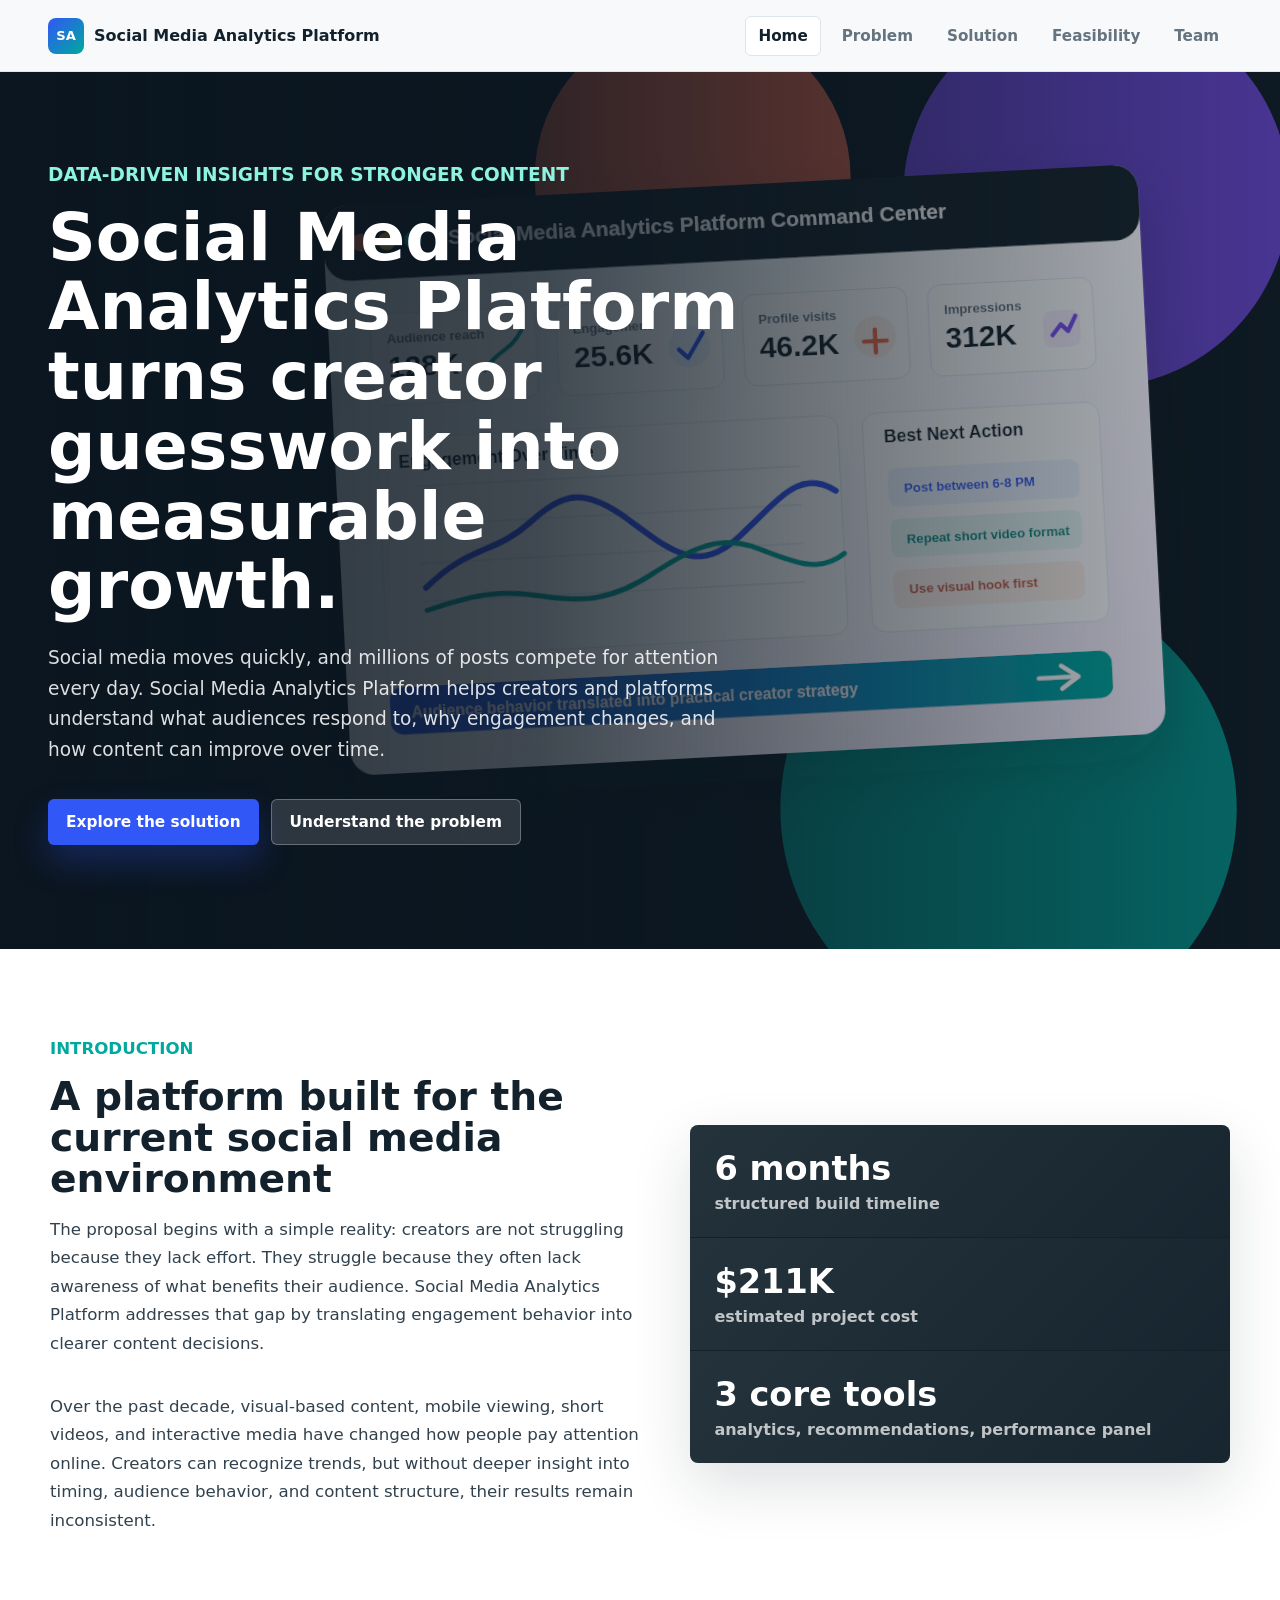
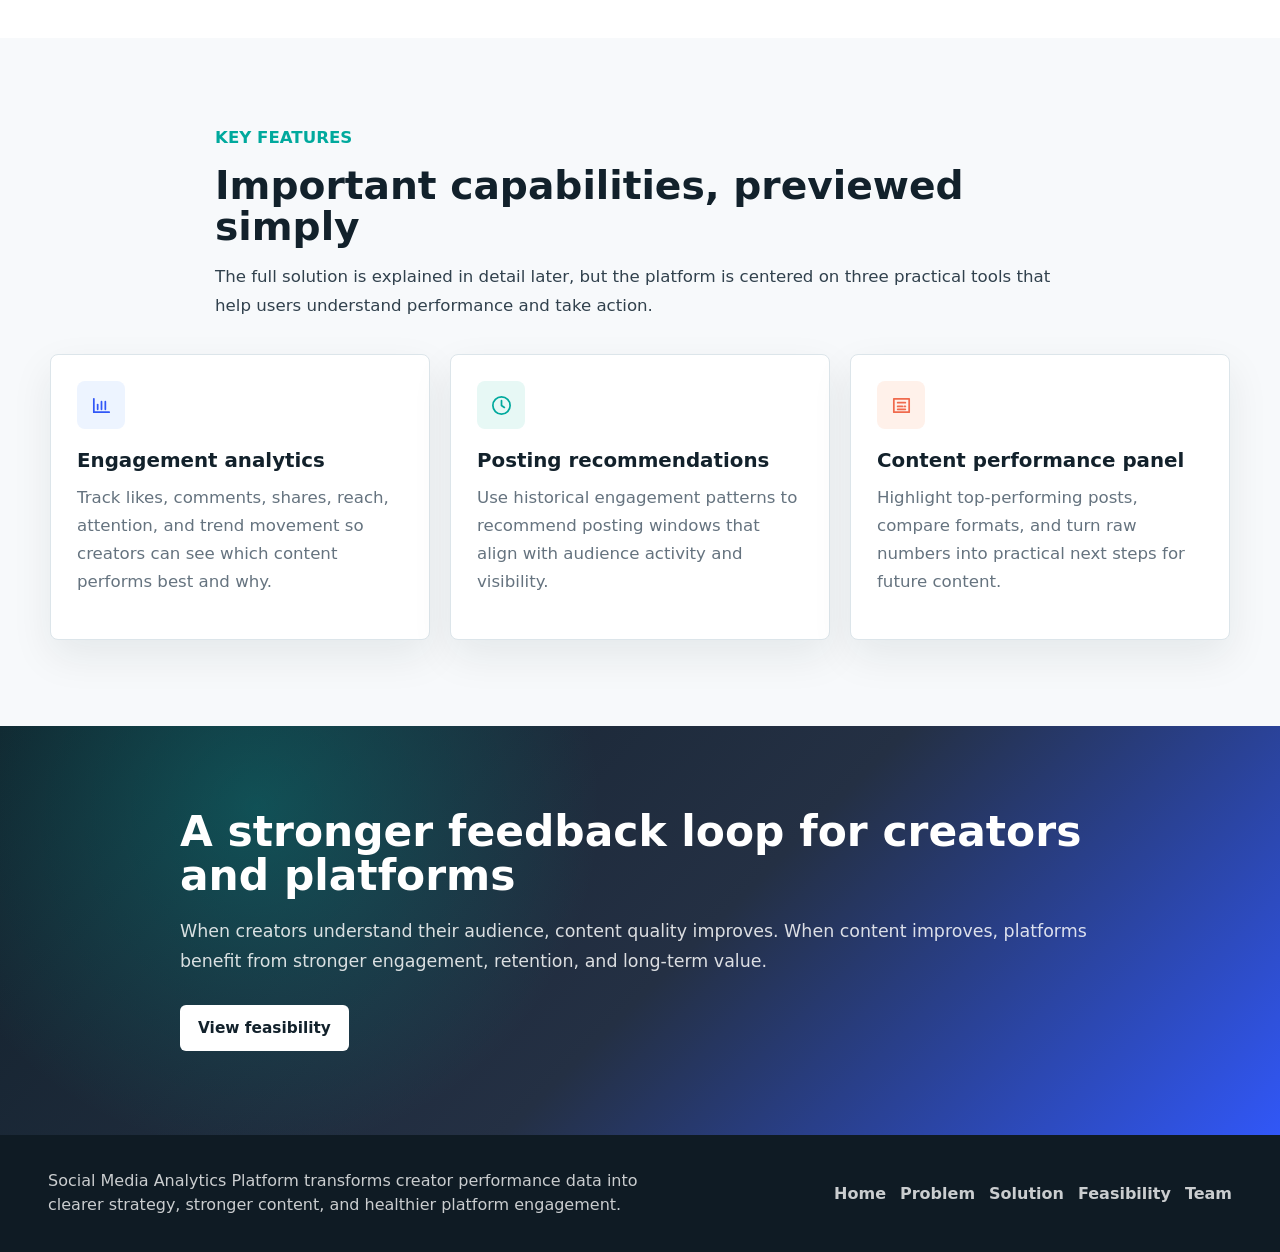
<file: index.html>
<!doctype html>
<html lang="en">
  <head>
    <meta charset="UTF-8" />
    <meta name="viewport" content="width=device-width, initial-scale=1.0" />
    <title>Social Media Analytics Platform</title>
    <link rel="stylesheet" href="src/styles.css" />
  </head>
  <body>
    <div id="root"></div>
    <script src="vendor/react.production.min.js"></script>
    <script src="vendor/react-dom.production.min.js"></script>
    <script src="src/app-static.js"></script>
  </body>
</html>
</file>
<file: src/styles.css>
:root {
  --ink: #12212b;
  --text: #31414d;
  --muted: #65737f;
  --line: #dce5ea;
  --paper: #f7f9fb;
  --white: #ffffff;
  --blue: #3157f7;
  --teal: #00a99d;
  --coral: #f06a4d;
  --gold: #e2a83d;
  --violet: #7a4df3;
  --shadow: 0 22px 60px rgba(18, 33, 43, 0.14);
}

* {
  box-sizing: border-box;
}

html {
  scroll-behavior: smooth;
}

body {
  margin: 0;
  background: var(--paper);
  color: var(--text);
  font-family: Inter, ui-sans-serif, system-ui, -apple-system, BlinkMacSystemFont, "Segoe UI", sans-serif;
  letter-spacing: 0;
}

a {
  color: inherit;
  text-decoration: none;
}

img {
  display: block;
  max-width: 100%;
}

.site-header {
  align-items: center;
  background: rgba(247, 249, 251, 0.88);
  backdrop-filter: blur(18px);
  border-bottom: 1px solid rgba(220, 229, 234, 0.9);
  display: flex;
  gap: 24px;
  justify-content: space-between;
  left: 0;
  min-height: 72px;
  padding: 14px 48px;
  position: sticky;
  right: 0;
  top: 0;
  z-index: 20;
}

.brand {
  align-items: center;
  color: var(--ink);
  display: inline-flex;
  font-size: 1rem;
  font-weight: 800;
  gap: 10px;
  min-width: max-content;
}

.brand-mark {
  align-items: center;
  background: linear-gradient(135deg, var(--blue), var(--teal));
  border-radius: 8px;
  color: var(--white);
  display: inline-flex;
  font-size: 0.82rem;
  height: 36px;
  justify-content: center;
  width: 36px;
}

.nav-links {
  align-items: center;
  display: flex;
  flex-wrap: wrap;
  gap: 8px;
  justify-content: flex-end;
}

.nav-links a {
  border: 1px solid transparent;
  border-radius: 6px;
  color: var(--muted);
  font-size: 0.95rem;
  font-weight: 700;
  padding: 10px 12px;
}

.nav-links a:hover,
.nav-links a.active {
  background: var(--white);
  border-color: var(--line);
  color: var(--ink);
}

.home-hero {
  background-image:
    linear-gradient(90deg, rgba(10, 21, 31, 0.9) 0%, rgba(10, 21, 31, 0.78) 42%, rgba(10, 21, 31, 0.28) 100%),
    url("../assets/hero-dashboard.svg");
  background-position: center;
  background-size: cover;
  min-height: 76vh;
}

.hero-shade {
  align-items: center;
  display: flex;
  min-height: 76vh;
  padding: 88px 48px 104px;
}

.hero-copy {
  color: var(--white);
  max-width: 740px;
}

.eyebrow {
  color: var(--teal);
  font-size: 0.78rem;
  font-weight: 900;
  letter-spacing: 0;
  margin: 0 0 12px;
  text-transform: uppercase;
}

.home-hero .eyebrow,
.page-hero .eyebrow,
.cta-band .eyebrow {
  color: #8ff4df;
}

h1,
h2,
h3,
p {
  margin-top: 0;
}

h1,
h2,
h3 {
  color: var(--ink);
  line-height: 1.05;
}

.hero-copy h1,
.page-hero h1,
.cta-band h2 {
  color: var(--white);
}

.hero-copy h1 {
  font-size: 4.15rem;
  margin-bottom: 22px;
  max-width: 820px;
}

.hero-copy p {
  color: rgba(255, 255, 255, 0.86);
  font-size: 1.16rem;
  line-height: 1.65;
  max-width: 700px;
}

.hero-actions {
  display: flex;
  flex-wrap: wrap;
  gap: 12px;
  margin-top: 34px;
}

.button {
  align-items: center;
  border-radius: 6px;
  display: inline-flex;
  font-size: 0.96rem;
  font-weight: 850;
  justify-content: center;
  min-height: 46px;
  padding: 12px 18px;
  transition: transform 0.2s ease, box-shadow 0.2s ease, background 0.2s ease;
}

.button:hover {
  transform: translateY(-1px);
}

.button.primary {
  background: var(--blue);
  box-shadow: 0 16px 34px rgba(49, 87, 247, 0.28);
  color: var(--white);
}

.button.secondary {
  background: rgba(255, 255, 255, 0.14);
  border: 1px solid rgba(255, 255, 255, 0.28);
  color: var(--white);
}

.button.light {
  background: var(--white);
  color: var(--ink);
}

.band {
  padding: 86px 48px;
}

.band.muted {
  background: #eef4f4;
}

.intro-band {
  background: var(--white);
}

.page-grid {
  display: grid;
  gap: 44px;
  margin: 0 auto;
  max-width: 1180px;
}

.page-grid.two {
  grid-template-columns: minmax(0, 1.05fr) minmax(300px, 0.95fr);
}

.section-header {
  margin: 0 auto 34px;
  max-width: 850px;
}

.page-grid .section-header {
  margin-left: 0;
}

.section-header h2,
.band h2 {
  font-size: 2.45rem;
  margin-bottom: 16px;
}

.section-header p,
.rich-copy,
.band p {
  font-size: 1.04rem;
  line-height: 1.72;
}

.rich-copy {
  color: var(--text);
  max-width: 850px;
}

.stat-strip {
  align-self: center;
  background: var(--ink);
  border-radius: 8px;
  box-shadow: var(--shadow);
  color: var(--white);
  display: grid;
  gap: 1px;
  overflow: hidden;
}

.stat-strip div {
  background: linear-gradient(135deg, rgba(255, 255, 255, 0.08), rgba(255, 255, 255, 0.02));
  padding: 24px;
}

.stat-strip strong {
  display: block;
  font-size: 2.1rem;
  margin-bottom: 6px;
}

.stat-strip span {
  color: rgba(255, 255, 255, 0.72);
  font-weight: 700;
}

.card-grid,
.detail-grid,
.budget-grid {
  display: grid;
  gap: 20px;
  margin: 0 auto;
  max-width: 1180px;
}

.card-grid {
  grid-template-columns: repeat(3, minmax(0, 1fr));
}

.feature-card,
.detail-grid article,
.budget-grid article,
.stacked-item,
.quote-panel,
.qualification-panel,
.feature-board-frame {
  background: var(--white);
  border: 1px solid var(--line);
  border-radius: 8px;
  box-shadow: 0 16px 42px rgba(18, 33, 43, 0.08);
}

.feature-card {
  min-height: 280px;
  padding: 26px;
}

.feature-icon {
  align-items: center;
  background: #edf4ff;
  border-radius: 8px;
  color: var(--blue);
  display: inline-flex;
  height: 48px;
  justify-content: center;
  margin-bottom: 22px;
  width: 48px;
}

.feature-card:nth-child(2) .feature-icon {
  background: #e7f8f5;
  color: var(--teal);
}

.feature-card:nth-child(3) .feature-icon {
  background: #fff1ea;
  color: var(--coral);
}

.feature-card h3,
.detail-grid h3,
.stacked-item h3,
.timeline-list h3 {
  font-size: 1.24rem;
  margin-bottom: 12px;
}

.feature-card p,
.detail-grid p,
.stacked-item p,
.timeline-list p {
  color: var(--muted);
  line-height: 1.68;
}

.icon {
  height: 23px;
  width: 23px;
}

.cta-band {
  background:
    radial-gradient(circle at 20% 20%, rgba(0, 169, 157, 0.32), transparent 32%),
    linear-gradient(135deg, #12212b 0%, #243044 54%, #3157f7 100%);
  color: var(--white);
  padding: 84px 48px;
}

.cta-band.teal {
  background:
    radial-gradient(circle at 80% 22%, rgba(240, 106, 77, 0.32), transparent 30%),
    linear-gradient(135deg, #12322d 0%, #006f73 52%, #3157f7 100%);
}

.cta-band.final {
  background:
    radial-gradient(circle at 18% 22%, rgba(226, 168, 61, 0.3), transparent 30%),
    linear-gradient(135deg, #121d2b 0%, #283d4f 48%, #7a4df3 100%);
}

.cta-band div {
  margin: 0 auto;
  max-width: 920px;
}

.cta-band h2 {
  font-size: 2.65rem;
  margin-bottom: 18px;
}

.cta-band p {
  color: rgba(255, 255, 255, 0.84);
  font-size: 1.09rem;
  line-height: 1.72;
  margin-bottom: 28px;
}

.page-hero {
  color: var(--white);
  padding: 96px 48px;
}

.page-hero.compact {
  min-height: 410px;
}

.page-hero h1 {
  font-size: 3.45rem;
  margin-bottom: 20px;
  max-width: 900px;
}

.page-hero p {
  color: rgba(255, 255, 255, 0.84);
  font-size: 1.12rem;
  line-height: 1.65;
  max-width: 790px;
}

.problem-hero {
  background:
    linear-gradient(90deg, rgba(18, 33, 43, 0.94), rgba(18, 33, 43, 0.62)),
    url("../assets/problem-signals.svg");
  background-position: center;
  background-size: cover;
}

.solution-hero {
  background:
    linear-gradient(90deg, rgba(18, 33, 43, 0.94), rgba(18, 33, 43, 0.42)),
    url("../assets/feature-board.svg");
  background-position: center;
  background-size: cover;
}

.feasibility-hero {
  background:
    linear-gradient(90deg, rgba(18, 33, 43, 0.94), rgba(18, 33, 43, 0.46)),
    url("../assets/timeline-cost.svg");
  background-position: center;
  background-size: cover;
}

.problem-layout {
  align-items: center;
  display: grid;
  gap: 44px;
  grid-template-columns: minmax(0, 1fr) minmax(320px, 0.8fr);
  margin: 0 auto;
  max-width: 1180px;
}

.signal-panel {
  background: #162533;
  border-radius: 8px;
  box-shadow: var(--shadow);
  overflow: hidden;
}

.stacked-list {
  display: grid;
  gap: 16px;
  margin: 0 auto;
  max-width: 980px;
}

.stacked-item {
  display: grid;
  gap: 22px;
  grid-template-columns: 70px 1fr;
  padding: 24px;
}

.stacked-item > span {
  align-items: center;
  background: var(--ink);
  border-radius: 8px;
  color: var(--white);
  display: inline-flex;
  font-weight: 900;
  height: 52px;
  justify-content: center;
  width: 52px;
}

.quote-panel {
  align-self: center;
  border-left: 5px solid var(--coral);
  padding: 34px;
}

.quote-panel p {
  color: var(--ink);
  font-size: 1.25rem;
  font-weight: 800;
  line-height: 1.55;
  margin: 0;
}

.feature-board-section {
  background: var(--white);
}

.feature-board-frame {
  margin: 0 auto;
  max-width: 1180px;
  overflow: hidden;
  padding: 12px;
}

.feature-board-frame img {
  aspect-ratio: 1200 / 780;
  border-radius: 6px;
  object-fit: contain;
  width: 100%;
}

.feature-board-frame figcaption {
  color: var(--muted);
  font-size: 0.9rem;
  font-weight: 700;
  padding: 12px 4px 2px;
}

.workflow-list {
  counter-reset: step;
  display: grid;
  gap: 14px;
  list-style: none;
  margin: 0 auto;
  max-width: 900px;
  padding: 0;
}

.workflow-list li {
  align-items: center;
  background: var(--white);
  border: 1px solid var(--line);
  border-radius: 8px;
  display: grid;
  gap: 18px;
  grid-template-columns: 54px 1fr;
  padding: 18px;
}

.workflow-list span {
  align-items: center;
  background: linear-gradient(135deg, var(--blue), var(--teal));
  border-radius: 8px;
  color: var(--white);
  display: inline-flex;
  font-weight: 900;
  height: 44px;
  justify-content: center;
  width: 44px;
}

.workflow-list p {
  margin: 0;
}

.detail-grid {
  grid-template-columns: repeat(3, minmax(0, 1fr));
}

.detail-grid article {
  padding: 28px;
}

.detail-grid .icon {
  color: var(--blue);
  height: 34px;
  margin-bottom: 22px;
  width: 34px;
}

.timeline-list {
  display: grid;
  gap: 14px;
}

.timeline-list article {
  border-left: 4px solid var(--teal);
  padding: 4px 0 4px 18px;
}

.timeline-image {
  align-self: center;
  background: var(--white);
  border: 1px solid var(--line);
  border-radius: 8px;
  box-shadow: var(--shadow);
  width: 100%;
}

.budget-grid {
  grid-template-columns: repeat(4, minmax(0, 1fr));
}

.budget-grid article {
  min-height: 150px;
  padding: 24px;
}

.budget-grid span {
  color: var(--muted);
  display: block;
  font-size: 0.94rem;
  font-weight: 800;
  line-height: 1.45;
  margin-bottom: 18px;
}

.budget-grid strong {
  color: var(--ink);
  display: block;
  font-size: 2rem;
}

.qualification-panel {
  align-self: center;
  display: grid;
  gap: 14px;
  padding: 24px;
}

.qualification-panel div {
  align-items: center;
  background: #f2f6f7;
  border-radius: 8px;
  display: grid;
  gap: 14px;
  grid-template-columns: 38px 1fr;
  padding: 16px;
}

.qualification-panel .icon {
  color: var(--teal);
}

.qualification-panel span {
  color: var(--ink);
  font-weight: 850;
}

.site-footer {
  align-items: center;
  background: #0f1b24;
  color: rgba(255, 255, 255, 0.78);
  display: flex;
  gap: 24px;
  justify-content: space-between;
  padding: 34px 48px;
}

.site-footer p {
  line-height: 1.55;
  margin: 0;
  max-width: 640px;
}

.footer-links {
  display: flex;
  flex-wrap: wrap;
  gap: 14px;
  justify-content: flex-end;
}

.footer-links a {
  color: rgba(255, 255, 255, 0.78);
  font-weight: 800;
}

.footer-links a:hover {
  color: var(--white);
}

@media (max-width: 980px) {
  .site-header {
    align-items: flex-start;
    flex-direction: column;
    padding: 16px 24px;
  }

  .nav-links {
    justify-content: flex-start;
  }

  .hero-shade,
  .band,
  .page-hero,
  .cta-band {
    padding-left: 24px;
    padding-right: 24px;
  }

  .hero-copy h1,
  .page-hero h1 {
    font-size: 3rem;
  }

  .page-grid.two,
  .problem-layout,
  .card-grid,
  .detail-grid,
  .budget-grid {
    grid-template-columns: 1fr;
  }

  .budget-grid {
    grid-template-columns: repeat(2, minmax(0, 1fr));
  }

  .feature-card {
    min-height: 220px;
  }

  .site-footer {
    align-items: flex-start;
    flex-direction: column;
    padding-left: 24px;
    padding-right: 24px;
  }
}

@media (max-width: 640px) {
  .home-hero,
  .hero-shade {
    min-height: 680px;
  }

  .hero-copy h1,
  .page-hero h1 {
    font-size: 2.32rem;
  }

  .section-header h2,
  .band h2,
  .cta-band h2 {
    font-size: 2rem;
  }

  .hero-copy p,
  .page-hero p,
  .section-header p,
  .rich-copy,
  .band p {
    font-size: 1rem;
  }

  .button {
    width: 100%;
  }

  .nav-links a {
    padding: 9px 10px;
  }

  .stacked-item,
  .workflow-list li {
    grid-template-columns: 1fr;
  }

  .budget-grid {
    grid-template-columns: 1fr;
  }
}

/* Team page */
.team-hero {
  align-items: center;
  background:
    linear-gradient(90deg, rgba(18, 33, 43, 0.98), rgba(18, 33, 43, 0.7)),
    radial-gradient(circle at 78% 22%, rgba(0, 169, 157, 0.58), transparent 30%),
    linear-gradient(135deg, #12212b 0%, #243044 52%, #3157f7 100%);
  display: flex;
  min-height: 470px;
  overflow: hidden;
  padding: 70px 48px;
}

.team-hero-inner {
  align-items: center;
  display: grid;
  gap: 64px;
  grid-template-columns: minmax(420px, 0.9fr) minmax(520px, 1fr);
  margin: 0 auto;
  max-width: 1250px;
  width: 100%;
}

.team-hero-copy {
  max-width: 610px;
  position: relative;
  z-index: 2;
}

.team-hero-copy h1 {
  max-width: 650px;
}

.team-hero-copy p {
  max-width: 610px;
}

.team-hero-media {
  aspect-ratio: 16 / 9;
  border: 1px solid rgba(255, 255, 255, 0.22);
  border-radius: 8px;
  box-shadow: 0 28px 80px rgba(3, 13, 24, 0.34);
  justify-self: end;
  margin: 0;
  max-width: 585px;
  overflow: hidden;
  position: relative;
  width: 100%;
}

.team-hero-media::after {
  background: linear-gradient(90deg, rgba(18, 33, 43, 0.28), transparent 48%);
  content: "";
  inset: 0;
  pointer-events: none;
  position: absolute;
}

.team-hero-media img {
  display: block;
  height: 100%;
  object-fit: cover;
  width: 100%;
}

.team-section {
  background: var(--white);
}

.team-grid {
  display: grid;
  gap: 20px;
  grid-template-columns: repeat(4, minmax(0, 1fr));
  margin: 0 auto;
  max-width: 1180px;
}

.team-card {
  background: var(--white);
  border: 1px solid var(--line);
  border-radius: 8px;
  box-shadow: 0 16px 42px rgba(18, 33, 43, 0.08);
  display: grid;
  gap: 18px;
  min-height: 300px;
  padding: 26px;
}

.team-avatar {
  align-items: center;
  background: linear-gradient(135deg, var(--blue), var(--teal));
  border-radius: 8px;
  color: var(--white);
  display: inline-flex;
  font-size: 1.1rem;
  font-weight: 900;
  height: 58px;
  justify-content: center;
  width: 58px;
}

.team-card h3 {
  font-size: 1.28rem;
  margin-bottom: 8px;
}

.team-card span {
  color: var(--blue);
  display: block;
  font-size: 0.82rem;
  font-weight: 900;
  margin-bottom: 18px;
  text-transform: uppercase;
}

.team-card p {
  color: var(--muted);
  line-height: 1.66;
  margin: 0;
}

.video-frame {
  background: var(--ink);
  border: 1px solid rgba(18, 33, 43, 0.18);
  border-radius: 8px;
  box-shadow: var(--shadow);
  margin: 0 auto;
  max-width: 980px;
  overflow: hidden;
  padding: 10px;
}

.video-frame video {
  aspect-ratio: 16 / 9;
  background: #0f1b24;
  border-radius: 6px;
  display: block;
  width: 100%;
}

@media (max-width: 980px) {
  .team-hero {
    display: block;
    min-height: auto;
    padding-left: 24px;
    padding-right: 24px;
  }

  .team-hero-inner {
    gap: 32px;
    grid-template-columns: 1fr;
  }

  .team-hero-media {
    justify-self: start;
    max-width: 680px;
  }

  .team-grid {
    grid-template-columns: 1fr;
  }

  .team-card {
    min-height: auto;
  }
}
</file>
